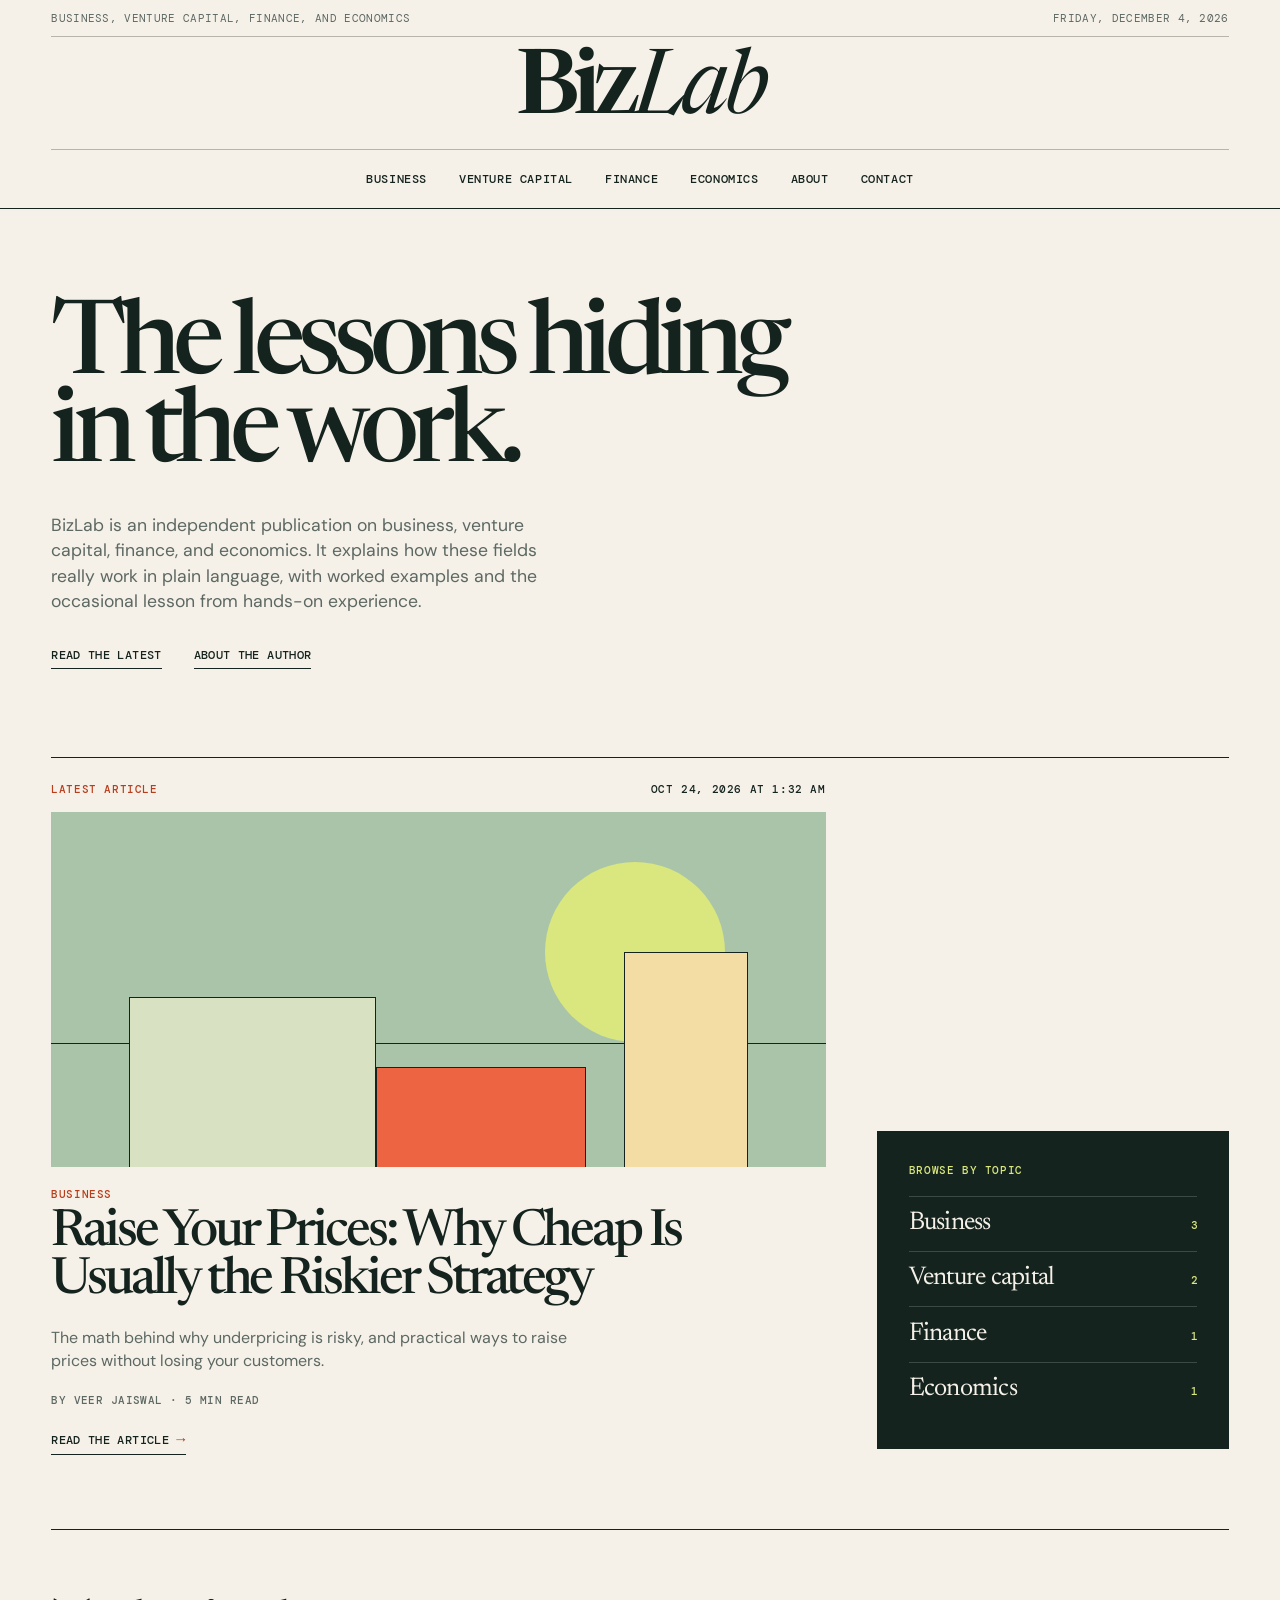
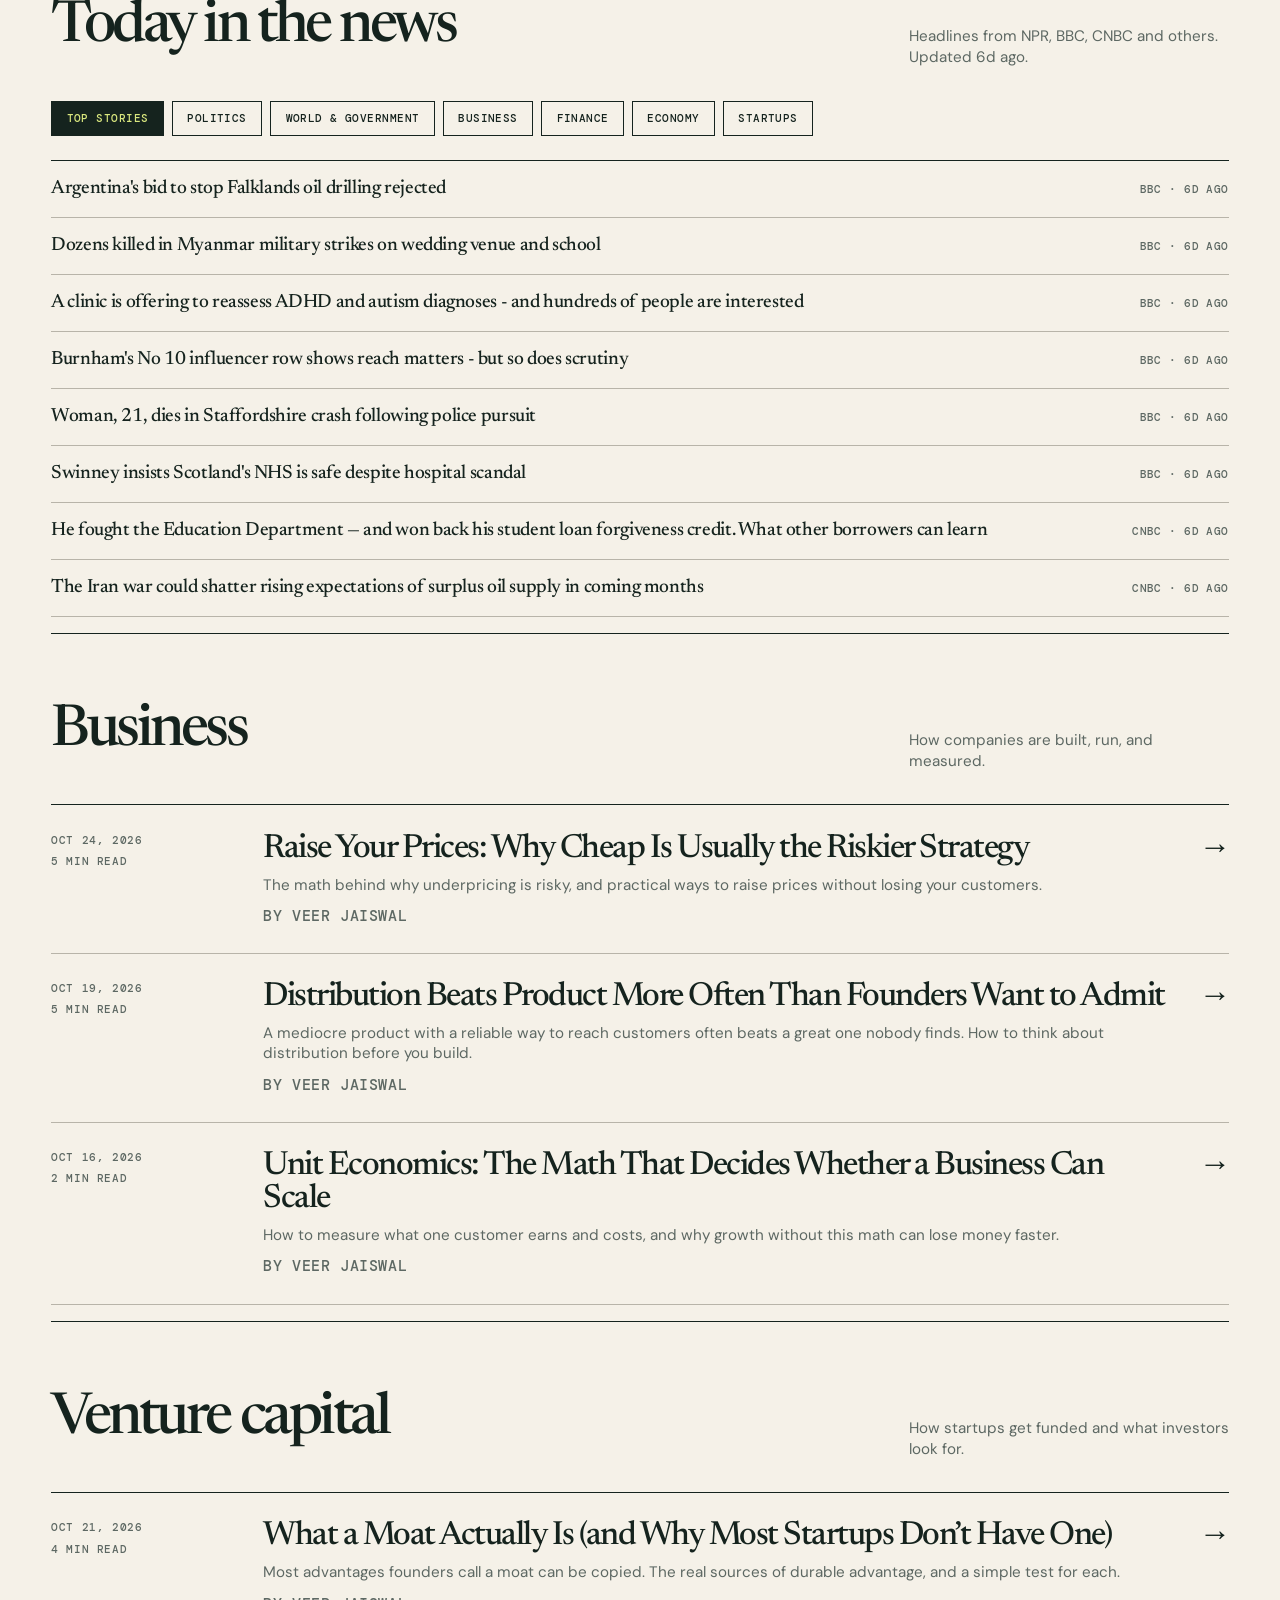
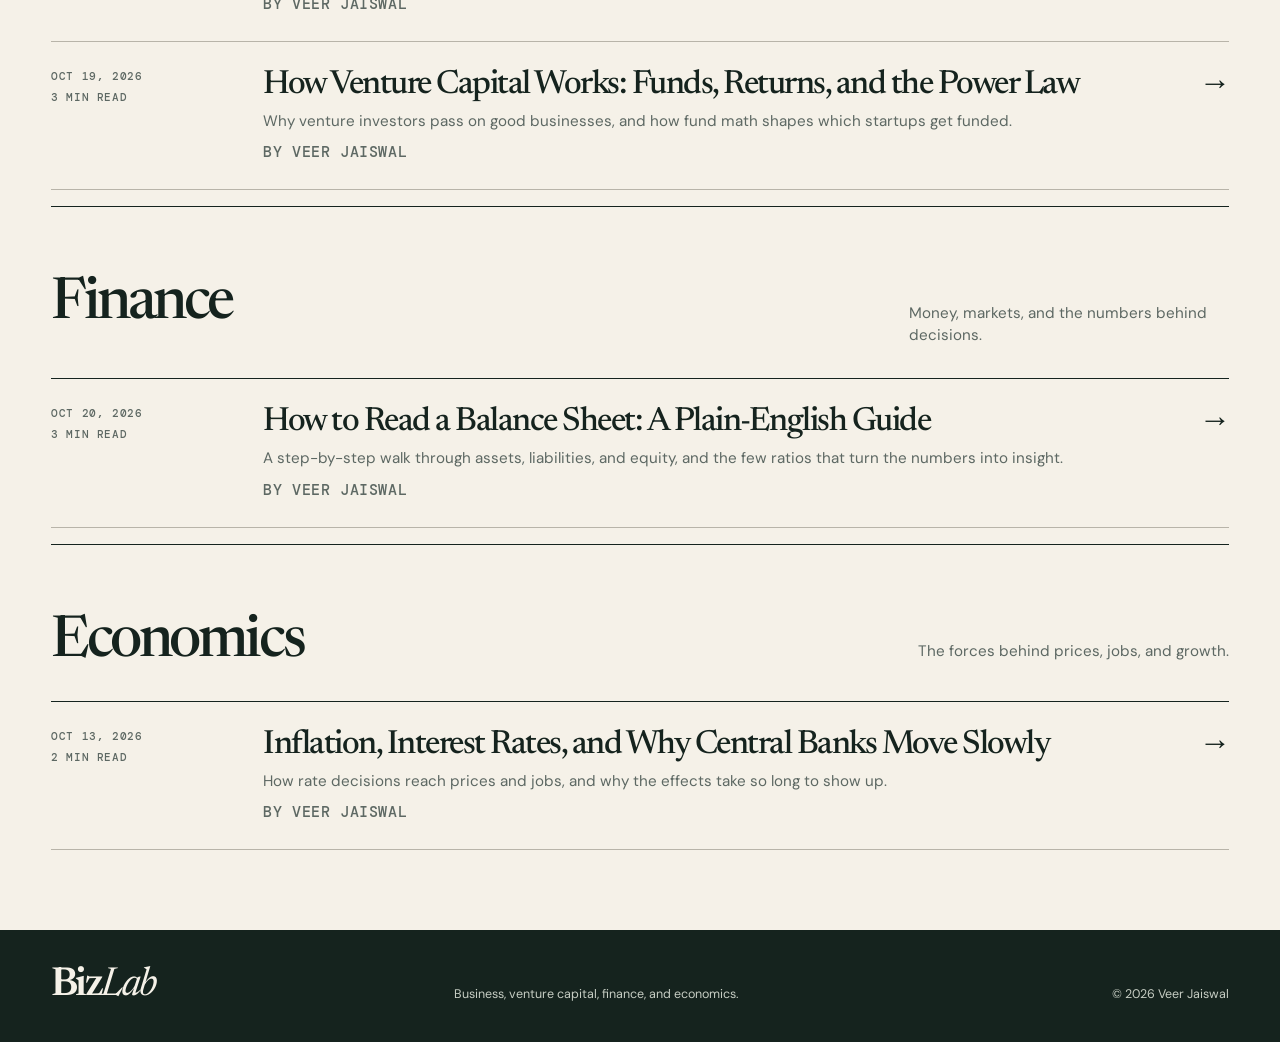
<file: index.html>
<!doctype html>
<html lang="en"><head><meta charset="UTF-8" /><meta name="viewport" content="width=device-width, initial-scale=1.0" /><meta name="description" content="BizLab: clear lessons on business, venture capital, finance, and economics by Veer Jaiswal." /><link rel="preconnect" href="https://fonts.googleapis.com" /><link rel="preconnect" href="https://fonts.gstatic.com" crossorigin /><link href="https://fonts.googleapis.com/css2?family=DM+Mono:wght@400;500&family=DM+Sans:wght@400;500;600;700;800&family=Newsreader:opsz,wght@6..72,400;6..72,500;6..72,600&display=swap" rel="stylesheet" /><link rel="stylesheet" href="styles.css" /><title>BizLab — Business, venture capital, finance, and economics</title></head>
<body data-page="home"><a class="skip-link" href="#main">Skip to content</a>
<header class="site-header" id="site-header"></header>
<main id="main"><noscript>Please turn on JavaScript to view this page.</noscript></main>
<footer id="site-footer"></footer><script src="news.js"></script><script src="articles.js"></script><script src="script.js"></script></body></html>
</file>
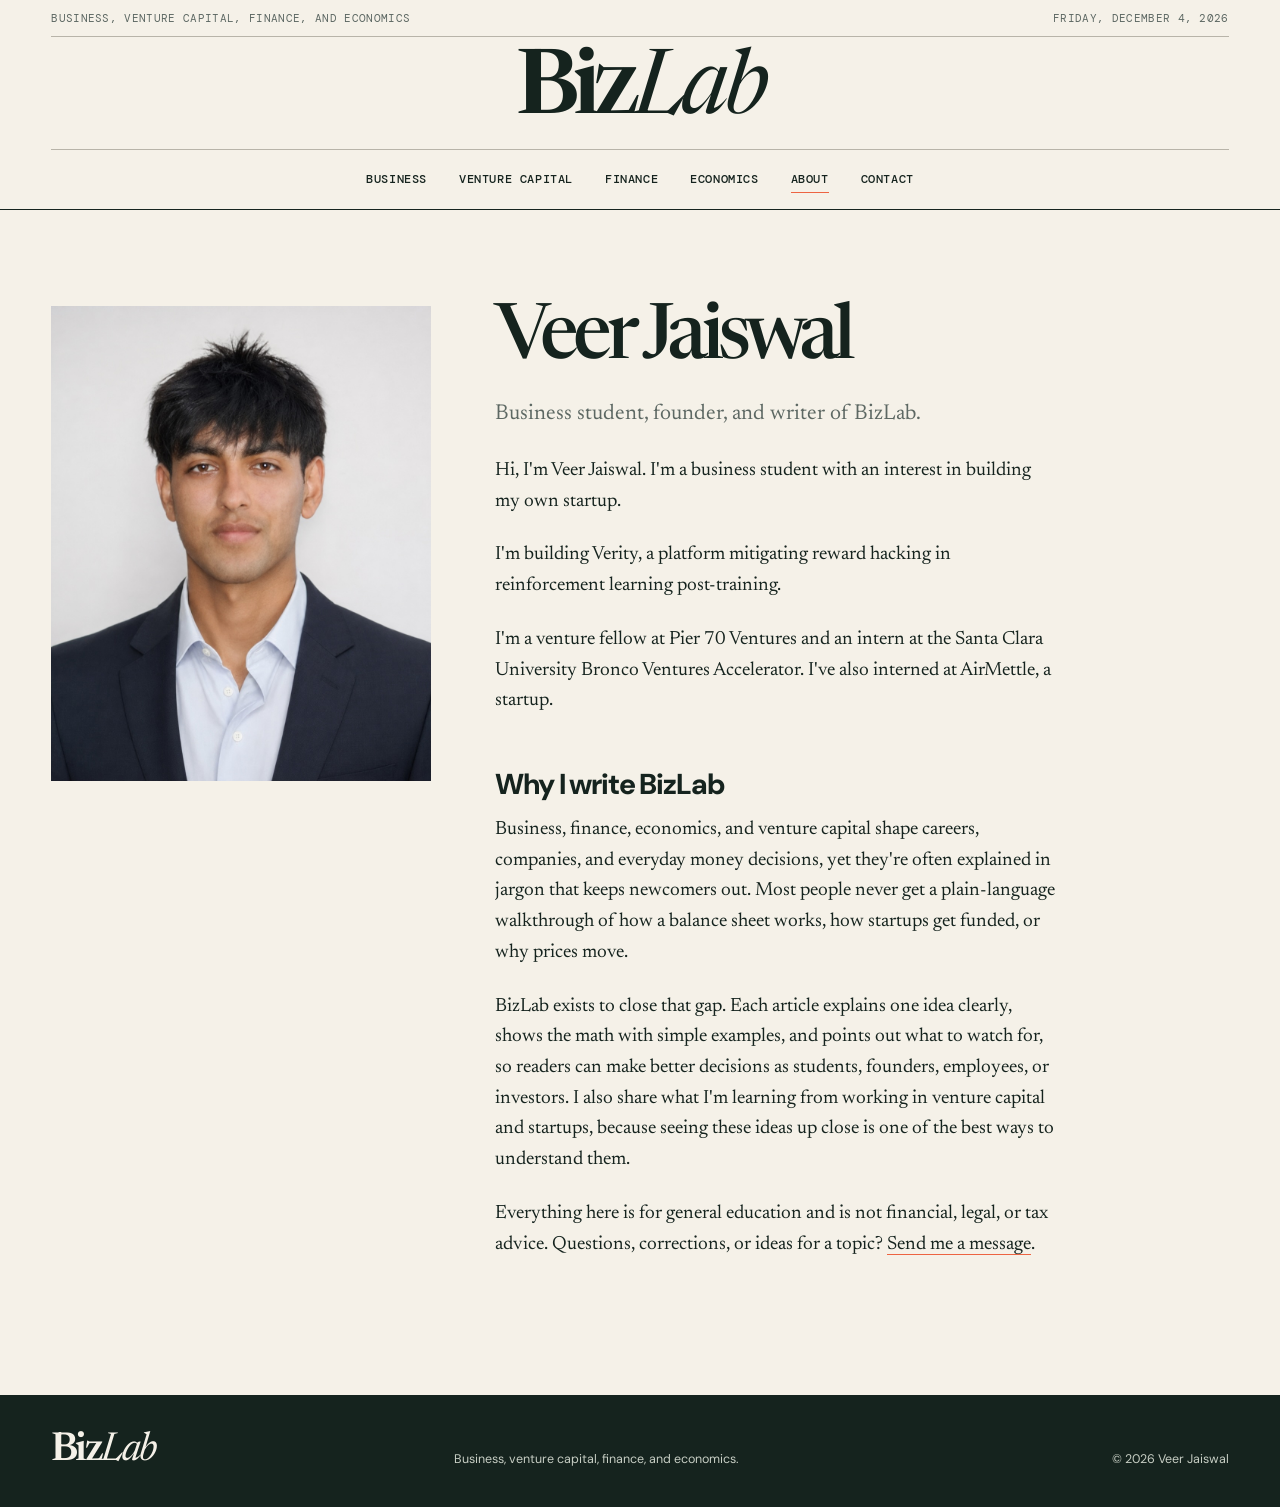
<file: about.html>
<!doctype html>
<html lang="en"><head><meta charset="UTF-8" /><meta name="viewport" content="width=device-width, initial-scale=1.0" /><meta name="description" content="BizLab: clear lessons on business, venture capital, finance, and economics by Veer Jaiswal." /><link rel="preconnect" href="https://fonts.googleapis.com" /><link rel="preconnect" href="https://fonts.gstatic.com" crossorigin /><link href="https://fonts.googleapis.com/css2?family=DM+Mono:wght@400;500&family=DM+Sans:wght@400;500;600;700;800&family=Newsreader:opsz,wght@6..72,400;6..72,500;6..72,600&display=swap" rel="stylesheet" /><link rel="stylesheet" href="styles.css" /><title>About — BizLab</title></head>
<body data-page="about"><a class="skip-link" href="#main">Skip to content</a>
<header class="site-header" id="site-header"></header>
<main id="main"><noscript>Please turn on JavaScript to view this page.</noscript>
<section class="about">
  <div class="about-photo">
    <img src="profile.jpg" alt="Portrait of Veer Jaiswal" onerror="this.hidden=true;this.nextElementSibling.hidden=false" />
    <div class="photo-fallback" hidden aria-hidden="true"><div class="sun"></div><div class="horizon"></div><div class="shape shape-one"></div><div class="shape shape-two"></div><div class="shape shape-three"></div></div>
  </div>
  <div class="about-text">
  <h1>Veer Jaiswal</h1>
  <p class="lead">Business student, founder, and writer of BizLab.</p>
  <p>Hi, I'm Veer Jaiswal. I'm a business student with an interest in building my own startup.</p>
  <p>I'm building Verity, a platform mitigating reward hacking in reinforcement learning post-training.</p>
  <p>I'm a venture fellow at Pier 70 Ventures and an intern at the Santa Clara University Bronco Ventures Accelerator. I've also interned at AirMettle, a startup.</p>
  <h2>Why I write BizLab</h2>
  <p>Business, finance, economics, and venture capital shape careers, companies, and everyday money decisions, yet they're often explained in jargon that keeps newcomers out. Most people never get a plain-language walkthrough of how a balance sheet works, how startups get funded, or why prices move.</p>
  <p>BizLab exists to close that gap. Each article explains one idea clearly, shows the math with simple examples, and points out what to watch for, so readers can make better decisions as students, founders, employees, or investors. I also share what I'm learning from working in venture capital and startups, because seeing these ideas up close is one of the best ways to understand them.</p>
  <p>Everything here is for general education and is not financial, legal, or tax advice. Questions, corrections, or ideas for a topic? <a href="contact.html">Send me a message</a>.</p>
</div>
</section></main>
<footer id="site-footer"></footer><script src="articles.js"></script><script src="script.js"></script></body></html>
</file>
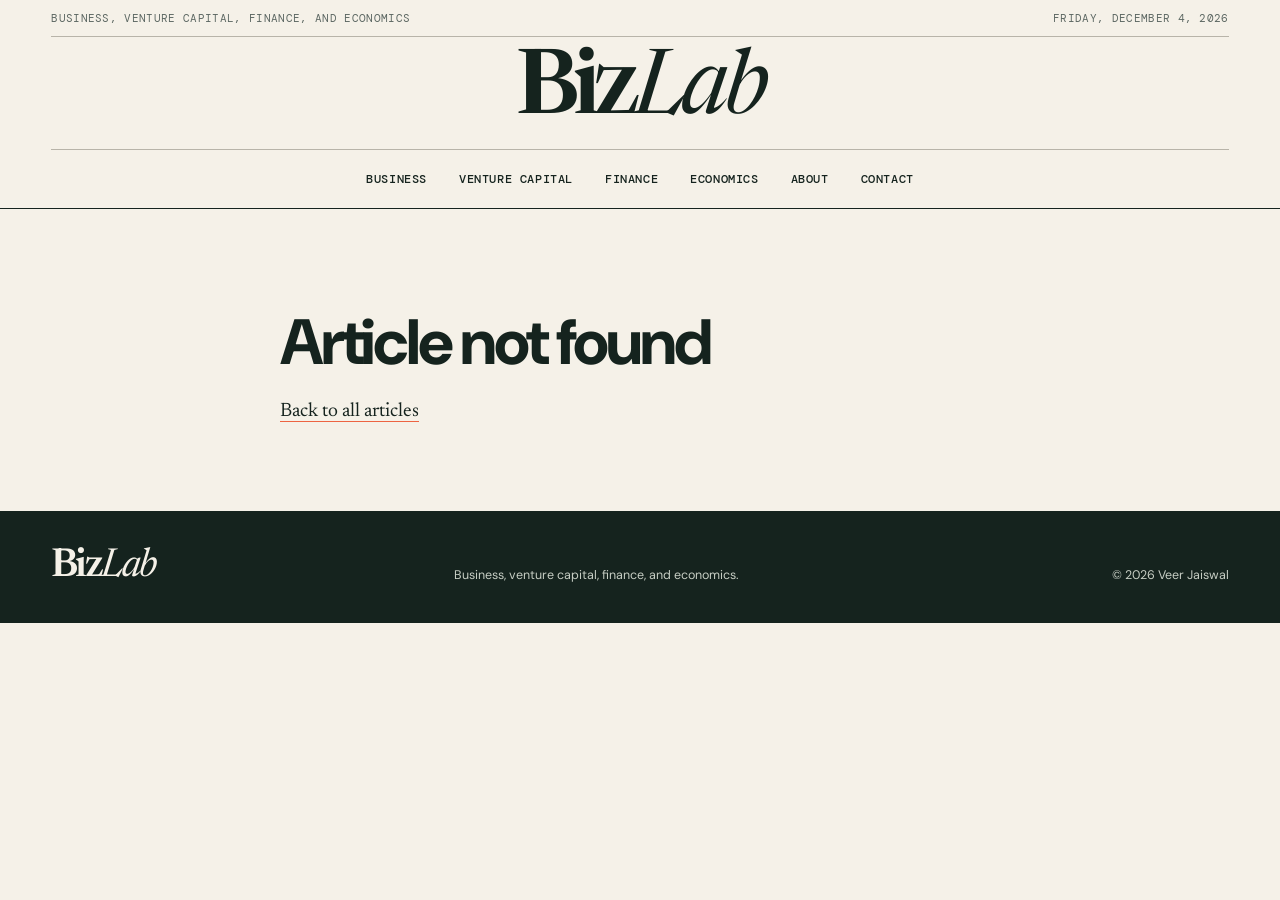
<file: article.html>
<!doctype html>
<html lang="en"><head><meta charset="UTF-8" /><meta name="viewport" content="width=device-width, initial-scale=1.0" /><meta name="description" content="BizLab: clear lessons on business, venture capital, finance, and economics by Veer Jaiswal." /><link rel="preconnect" href="https://fonts.googleapis.com" /><link rel="preconnect" href="https://fonts.gstatic.com" crossorigin /><link href="https://fonts.googleapis.com/css2?family=DM+Mono:wght@400;500&family=DM+Sans:wght@400;500;600;700;800&family=Newsreader:opsz,wght@6..72,400;6..72,500;6..72,600&display=swap" rel="stylesheet" /><link rel="stylesheet" href="styles.css" /><title>Article — BizLab</title></head>
<body data-page="article"><a class="skip-link" href="#main">Skip to content</a>
<header class="site-header" id="site-header"></header>
<main id="main"><noscript>Please turn on JavaScript to view this page.</noscript></main>
<footer id="site-footer"></footer><script src="articles.js"></script><script src="script.js"></script></body></html>
</file>
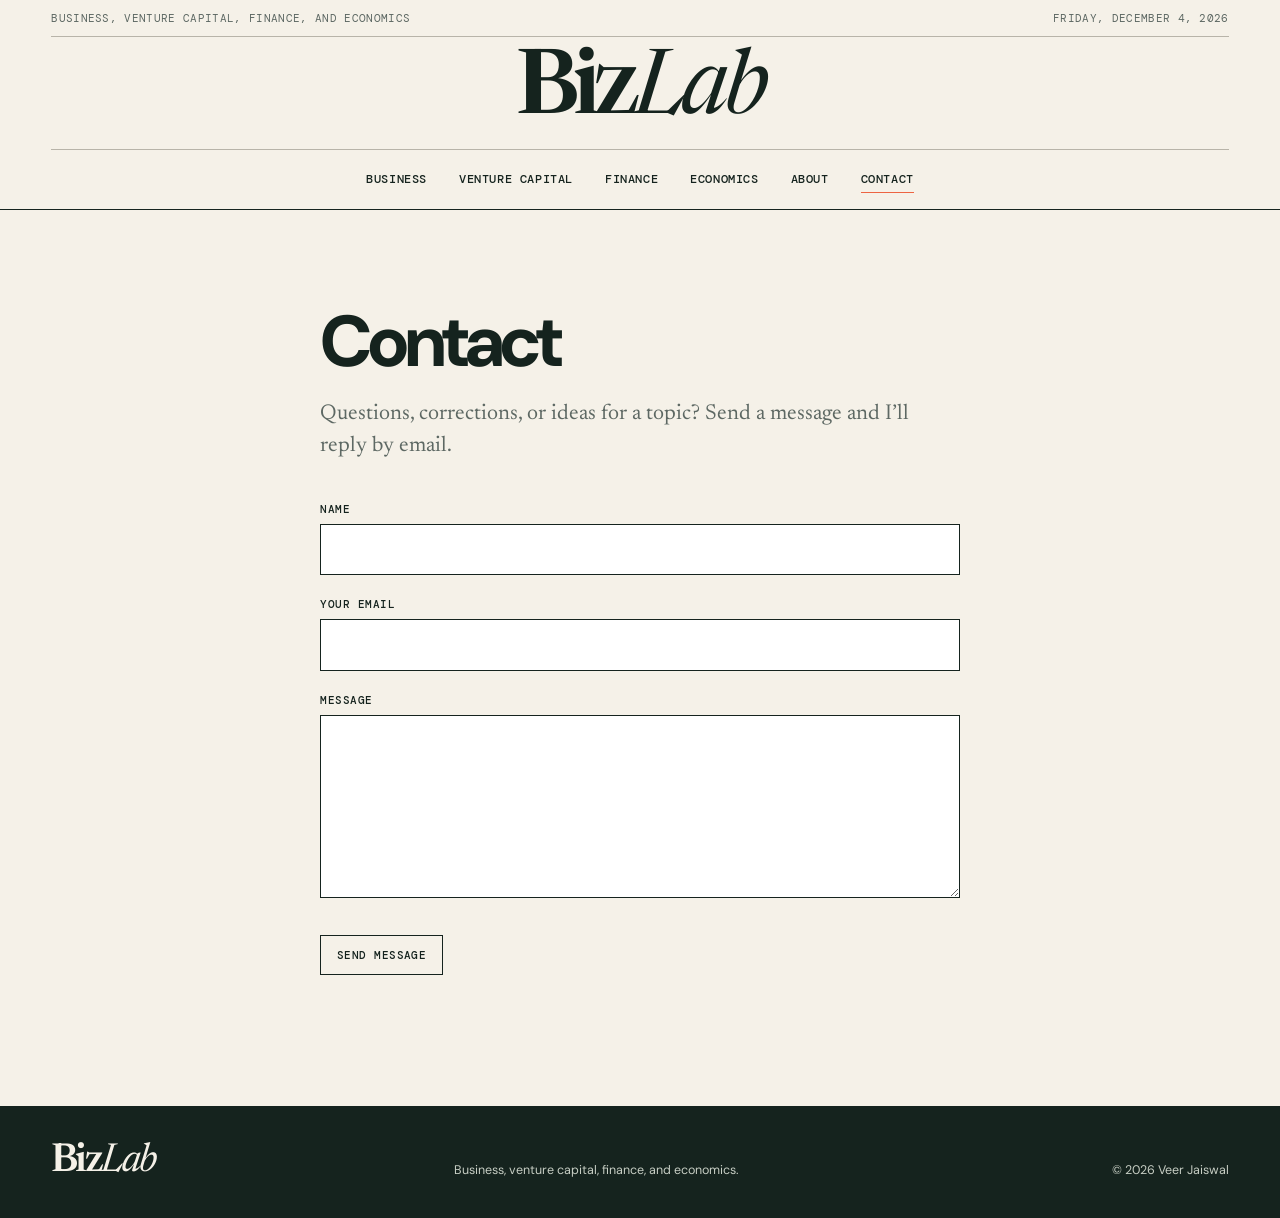
<file: contact.html>
<!doctype html>
<html lang="en"><head><meta charset="UTF-8" /><meta name="viewport" content="width=device-width, initial-scale=1.0" /><meta name="description" content="BizLab: clear lessons on business, venture capital, finance, and economics by Veer Jaiswal." /><link rel="preconnect" href="https://fonts.googleapis.com" /><link rel="preconnect" href="https://fonts.gstatic.com" crossorigin /><link href="https://fonts.googleapis.com/css2?family=DM+Mono:wght@400;500&family=DM+Sans:wght@400;500;600;700;800&family=Newsreader:opsz,wght@6..72,400;6..72,500;6..72,600&display=swap" rel="stylesheet" /><link rel="stylesheet" href="styles.css" /><title>Contact — BizLab</title></head>
<body data-page="contact"><a class="skip-link" href="#main">Skip to content</a>
<header class="site-header" id="site-header"></header>
<main id="main"><noscript>Please turn on JavaScript to view this page.</noscript>
<section class="contact">
  <h1>Contact</h1>
  <p class="lead">Questions, corrections, or ideas for a topic? Send a message and I&rsquo;ll reply by email.</p>
  <form id="contact-form" action="https://formsubmit.co/hridayveer.3@gmail.com" method="POST"><input type="hidden" name="_subject" value="New message from BizLab" /><input type="hidden" name="_template" value="table" /><input type="hidden" name="_captcha" value="false" /><input type="hidden" name="_next" id="next-url" value="" />
    <label for="name">Name</label><input id="name" name="name" required autocomplete="name" />
    <label for="email">Your email</label><input id="email" name="email" type="email" required autocomplete="email" />
    <label for="message">Message</label><textarea id="message" name="message" rows="7" required></textarea>
    <input type="text" name="_honey" tabindex="-1" autocomplete="off" style="display:none" />
    <button class="button" type="submit">Send message</button>
    <p id="form-status" role="status" aria-live="polite"></p>
  </form>
</section></main>
<footer id="site-footer"></footer><script src="articles.js"></script><script src="script.js"></script></body></html>
</file>
<file: styles.css>
:root{--ink:#15231e;--paper:#f5f1e8;--orange:#ed6442;--rust:#b93d1b;--lime:#d9e77e;--line:#b8b4a9;--muted:#5d6863;--serif:"Newsreader",Georgia,serif;--sans:"DM Sans",Arial,sans-serif;--mono:"DM Mono",monospace}
*{box-sizing:border-box}
@media(prefers-reduced-motion:no-preference){html{scroll-behavior:smooth}}
body{margin:0;background:var(--paper);color:var(--ink);font-family:var(--sans);font-size:16px}
a{color:inherit;text-decoration:none}
:focus-visible{outline:2px solid var(--rust);outline-offset:3px}
.skip-link{position:absolute;left:1rem;top:-3rem;background:var(--ink);color:#fff;padding:.6rem 1rem;z-index:3}.skip-link:focus{top:1rem}
.site-header{padding:0 4vw;border-bottom:1px solid var(--ink)}
.topline{display:flex;justify-content:space-between;padding:.7rem 0;border-bottom:1px solid var(--line);font:11px var(--mono);letter-spacing:.03em;text-transform:uppercase;color:var(--muted)}.topline p{margin:0}
.masthead{position:relative;display:flex;align-items:center;justify-content:center;padding:1.25rem 0}
.wordmark{font:600 clamp(2.65rem,7vw,6rem)/.8 var(--serif);letter-spacing:-.07em}
.wordmark span{font-style:italic;font-weight:400;letter-spacing:-.05em}
.menu-button{position:absolute;right:0;border:0;background:none;font:500 12px var(--mono);text-transform:uppercase;letter-spacing:.06em;color:var(--ink);display:none;gap:.5rem;align-items:center;cursor:pointer}
.menu-button span,.menu-button span:after{display:block;width:18px;height:1px;background:currentColor;content:""}.menu-button span:after{transform:translateY(5px)}
.site-nav{display:flex;justify-content:center;gap:2rem;padding:1rem 0;border-top:1px solid var(--line);font:500 12px var(--mono);text-transform:uppercase;letter-spacing:.05em}
.site-nav a{padding:.3rem 0}.site-nav a.active,.site-nav a:hover{border-bottom:1px solid var(--orange)}
main{max-width:1280px;margin:auto;padding:0 4vw}
.intro{max-width:800px;padding:6rem 0 4.5rem}
.intro h1{font:500 clamp(3.5rem,8vw,7.8rem)/.86 var(--serif);letter-spacing:-.075em;margin:0;max-width:760px}
.dek{font:400 1.1rem/1.45 var(--sans);max-width:520px;margin:2rem 0 0;color:var(--muted)}
.eyebrow,.category,.story-kicker,.article-meta{font:500 11px var(--mono);letter-spacing:.055em;text-transform:uppercase}
.eyebrow{margin:0 0 1.15rem}
.feature-grid{border-top:1px solid var(--ink);display:grid;grid-template-columns:minmax(0,1.65fr) minmax(280px,.75fr);gap:4vw;padding:1.5rem 0 5rem}
.story-kicker{display:flex;justify-content:space-between;margin-bottom:1rem}.story-kicker span{color:var(--rust)}
.feature-art{display:block;height:355px;background:#a9c4a9;position:relative;overflow:hidden;margin-bottom:1.2rem}
.sun{position:absolute;width:180px;height:180px;border-radius:50%;right:13%;top:14%;background:var(--lime)}
.horizon{position:absolute;top:65%;height:1px;left:0;right:0;background:var(--ink)}
.shape{position:absolute;border:1px solid var(--ink);background:#d8e2c2}
.shape-one{height:170px;width:32%;left:10%;bottom:0;border-bottom:0}
.shape-two{height:100px;width:27%;left:42%;bottom:0;border-bottom:0;background:var(--orange)}
.shape-three{height:215px;width:16%;right:10%;bottom:0;border-bottom:0;background:#f4dda4}
.category{color:var(--rust);margin:1.2rem 0 .6rem}
.feature-story h2{font:500 clamp(2.1rem,4vw,4.2rem)/.93 var(--serif);letter-spacing:-.06em;max-width:800px;margin:0}
.summary{line-height:1.45;max-width:540px;color:var(--muted);margin:1.3rem 0}
.text-link{font:500 12px var(--mono);letter-spacing:.03em;text-transform:uppercase;border-bottom:1px solid var(--ink);padding-bottom:.35rem}.text-link span{color:var(--rust);font-size:1.25em}
.topics{align-self:end;background:var(--ink);color:var(--paper);padding:2rem}.topics .eyebrow{color:var(--lime)}
.topics ul{list-style:none;margin:0;padding:0}
.topics li a{display:flex;justify-content:space-between;align-items:baseline;padding:.9rem 0;border-top:1px solid #3b4a44;font:400 1.6rem/1 var(--serif);letter-spacing:-.03em}
.topics li a span:last-child{font:500 11px var(--mono);color:var(--lime)}.topics li a:hover{color:var(--lime)}
.topic,.more{border-top:1px solid var(--ink);padding:4.5rem 0 1rem}.topic:last-of-type{padding-bottom:5rem}
.section-heading{display:flex;align-items:baseline;justify-content:space-between;gap:2rem;margin-bottom:2rem}
.section-heading h2{font:500 clamp(2.6rem,4.5vw,4.5rem)/.9 var(--serif);letter-spacing:-.06em;margin:0}
.section-heading p{margin:0;max-width:320px;color:var(--muted);font-size:.95rem;line-height:1.4}
.article-list{border-top:1px solid var(--ink)}
.article-row{display:grid;grid-template-columns:180px 1fr 30px;gap:2rem;padding:1.7rem 0;border-bottom:1px solid var(--line);align-items:start}
.article-meta{color:var(--muted);display:flex;flex-direction:column;gap:.45rem}
.article-row h3{font:500 clamp(1.55rem,2.6vw,2.5rem)/1 var(--serif);letter-spacing:-.045em;margin:0}
.article-row h3 a:hover{text-decoration:underline;text-decoration-color:var(--orange);text-underline-offset:.15em}
.article-row p{margin:.55rem 0 0;color:var(--muted);font-size:.95rem}
.article-row>a{font:400 2rem/1 var(--serif);text-align:right}
.empty{margin:0;padding:1.7rem 0;color:var(--muted);border-bottom:1px solid var(--line)}
.article{max-width:700px;margin:0 auto;padding:5rem 0 4rem}
.back{font:500 12px var(--mono);text-transform:uppercase;letter-spacing:.05em;color:var(--rust)}
.article h1{font:500 clamp(2.6rem,6vw,4.8rem)/.95 var(--serif);letter-spacing:-.06em;margin:1.5rem 0 1.2rem}
.byline{display:flex;gap:1.5rem;font:500 11px var(--mono);text-transform:uppercase;letter-spacing:.05em;color:var(--muted);margin:0 0 3rem}
.prose{font:400 1.25rem/1.65 var(--serif)}.prose p{margin:0 0 1.4em}
.prose h2{font:500 1.9rem/1.1 var(--serif);letter-spacing:-.03em;margin:2em 0 .6em}
.prose ul,.prose ol{padding-left:1.3em;margin:0 0 1.4em}.prose li{margin-bottom:.5em}
.prose blockquote{border-left:3px solid var(--orange);margin:1.8em 0;padding-left:1.2em;font-style:italic}
.prose a{border-bottom:1px solid var(--orange)}
.button{background:none;color:inherit;cursor:pointer;margin-top:2rem;border:1px solid var(--ink);padding:.75rem 1rem;font:500 11px var(--mono);letter-spacing:.04em;text-transform:uppercase}.button:hover{background:var(--ink);color:var(--lime)}
.more .section-heading h2{font-size:clamp(1.8rem,3vw,2.6rem)}
.about{display:grid;grid-template-columns:minmax(240px,380px) 1fr;gap:5vw;padding:6rem 0 7rem;align-items:start}
.about-photo{aspect-ratio:4/5;background:#a9c4a9;position:relative;overflow:hidden}
.about-photo img{width:100%;height:100%;object-fit:cover;display:block}
.photo-fallback{position:absolute;inset:0}.photo-fallback[hidden]{display:none}
.about h1{font:500 clamp(3rem,6vw,5.5rem)/.9 var(--serif);letter-spacing:-.07em;margin:0 0 1.5rem}
.about p{font:400 1.2rem/1.6 var(--serif);max-width:560px;margin:0 0 1.2em}
footer{background:var(--ink);color:var(--paper);padding:2.5rem 4vw;display:grid;grid-template-columns:1fr 1fr 1fr;align-items:end;gap:2rem}
footer .small{font-size:2.5rem}footer p{margin:0;font-size:.78rem;color:#c7cec4}footer p:last-child{text-align:right}
@media(max-width:700px){
.site-header,main{padding-left:1.25rem;padding-right:1.25rem}
.topline p:first-child{display:none}.topline{justify-content:center}
.masthead{justify-content:flex-start}.menu-button{display:flex}
.site-nav{display:none;position:absolute;left:0;right:0;background:var(--paper);z-index:2;padding:1.25rem;flex-direction:column;gap:1rem;border-bottom:1px solid var(--ink)}.site-nav.open{display:flex}
.intro{padding:4rem 0 3rem}.feature-grid,.about{grid-template-columns:1fr;gap:2rem}.feature-grid{padding-bottom:3.5rem}.feature-art{height:280px}
.section-heading{display:block}.section-heading p{margin-top:.8rem}
.article-row{grid-template-columns:1fr 25px;gap:1rem}.article-meta{grid-column:1/-1;flex-direction:row;gap:1rem}.article-row h3{font-size:1.75rem}
.article{padding:3.5rem 0 3rem}.about{padding:3.5rem 0 4rem}
footer{grid-template-columns:1fr;gap:1rem}footer p:last-child{text-align:left}}
/* ---- Professional article, contact, and about styles ---- */
.intro-links{display:flex;gap:2rem;margin-top:2rem}
.by{font:500 11px var(--mono);letter-spacing:.04em;text-transform:uppercase;color:var(--muted)}
.article-row .by{margin:.7rem 0 0}.feature-story .by{margin:0 0 1.3rem}
.article{max-width:720px}
.article h1{font:800 clamp(2.4rem,5.5vw,4rem)/1 var(--sans);letter-spacing:-.05em;margin:1.4rem 0 1rem}
.dek-article{font:400 1.3rem/1.4 var(--serif);color:var(--muted);margin:0 0 1.6rem}
.byline{flex-wrap:wrap;gap:.4rem 1.5rem;padding:1rem 0;margin:0 0 2.5rem;border-top:1px solid var(--line);border-bottom:1px solid var(--line)}
.byline span:first-child{color:var(--ink);font-weight:500}
.prose{font:400 1.22rem/1.7 var(--serif)}
.prose>p:first-of-type::first-letter{float:left;font:800 4.6rem/.8 var(--sans);color:var(--rust);padding:.4rem .65rem 0 0}
.prose h2{font:800 clamp(1.8rem,3vw,2.3rem)/1.05 var(--sans);letter-spacing:-.045em;margin:2.2em 0 .5em}
.prose strong{font-weight:600}
.prose table{display:block;overflow-x:auto;width:100%;border-collapse:collapse;font:500 .95rem var(--sans);margin:1.8em 0}
.prose th,.prose td{padding:.65rem .9rem;border-bottom:1px solid var(--line);text-align:left}
.prose th{background:#ebe6d9;font-weight:700}.prose td:last-child,.prose th:last-child{text-align:right}
.takeaways{background:#ebe6d9;border-left:4px solid var(--orange);padding:1.4rem 1.8rem;margin:2.4em 0 1em}
.takeaways h2{margin:0 0 .6rem;font-size:1.5rem}.takeaways ul{margin:0}
.disclaimer{font:400 .85rem/1.5 var(--sans);color:var(--muted);margin:2.5rem 0 0}
.about .lead,.contact .lead{font:400 1.35rem/1.45 var(--serif);color:var(--muted)}
.about h2{font:800 1.8rem/1.1 var(--sans);letter-spacing:-.04em;margin:1.8em 0 .5em}
.about a,.contact a{border-bottom:1px solid var(--orange)}
.contact{max-width:640px;margin:0 auto;padding:6rem 0 7rem}
.contact h1{font:800 clamp(2.6rem,6vw,4.5rem)/1 var(--sans);letter-spacing:-.05em;margin:0 0 1rem}
.contact form{margin-top:2.5rem}
.contact label{display:block;font:500 11px var(--mono);letter-spacing:.05em;text-transform:uppercase;margin:1.4rem 0 .5rem}
.contact input,.contact textarea{width:100%;font:400 1.05rem var(--sans);padding:.85rem 1rem;background:#fff;border:1px solid var(--ink);color:var(--ink);border-radius:0}
#form-status{margin:1.2rem 0 0;color:var(--muted)}
/* ---- Headlines ---- */
.tabs{display:flex;flex-wrap:wrap;gap:.5rem;margin:0 0 1.5rem}
.tabs button{font:500 11px var(--mono);letter-spacing:.04em;text-transform:uppercase;padding:.6rem .9rem;background:none;color:var(--ink);border:1px solid var(--ink);cursor:pointer}
.tabs button[aria-pressed="true"],.tabs button:hover{background:var(--ink);color:var(--lime)}
.headline{display:flex;justify-content:space-between;gap:2rem;padding:1rem 0;border-bottom:1px solid var(--line);align-items:baseline}
.headline a{font:500 1.2rem/1.25 var(--serif);letter-spacing:-.02em}.headline a:hover{text-decoration:underline;text-decoration-color:var(--orange);text-underline-offset:.15em}
.headline span{font:500 11px var(--mono);text-transform:uppercase;letter-spacing:.04em;color:var(--muted);white-space:nowrap}
@media(max-width:700px){.headline{flex-direction:column;gap:.4rem}}
</file>
